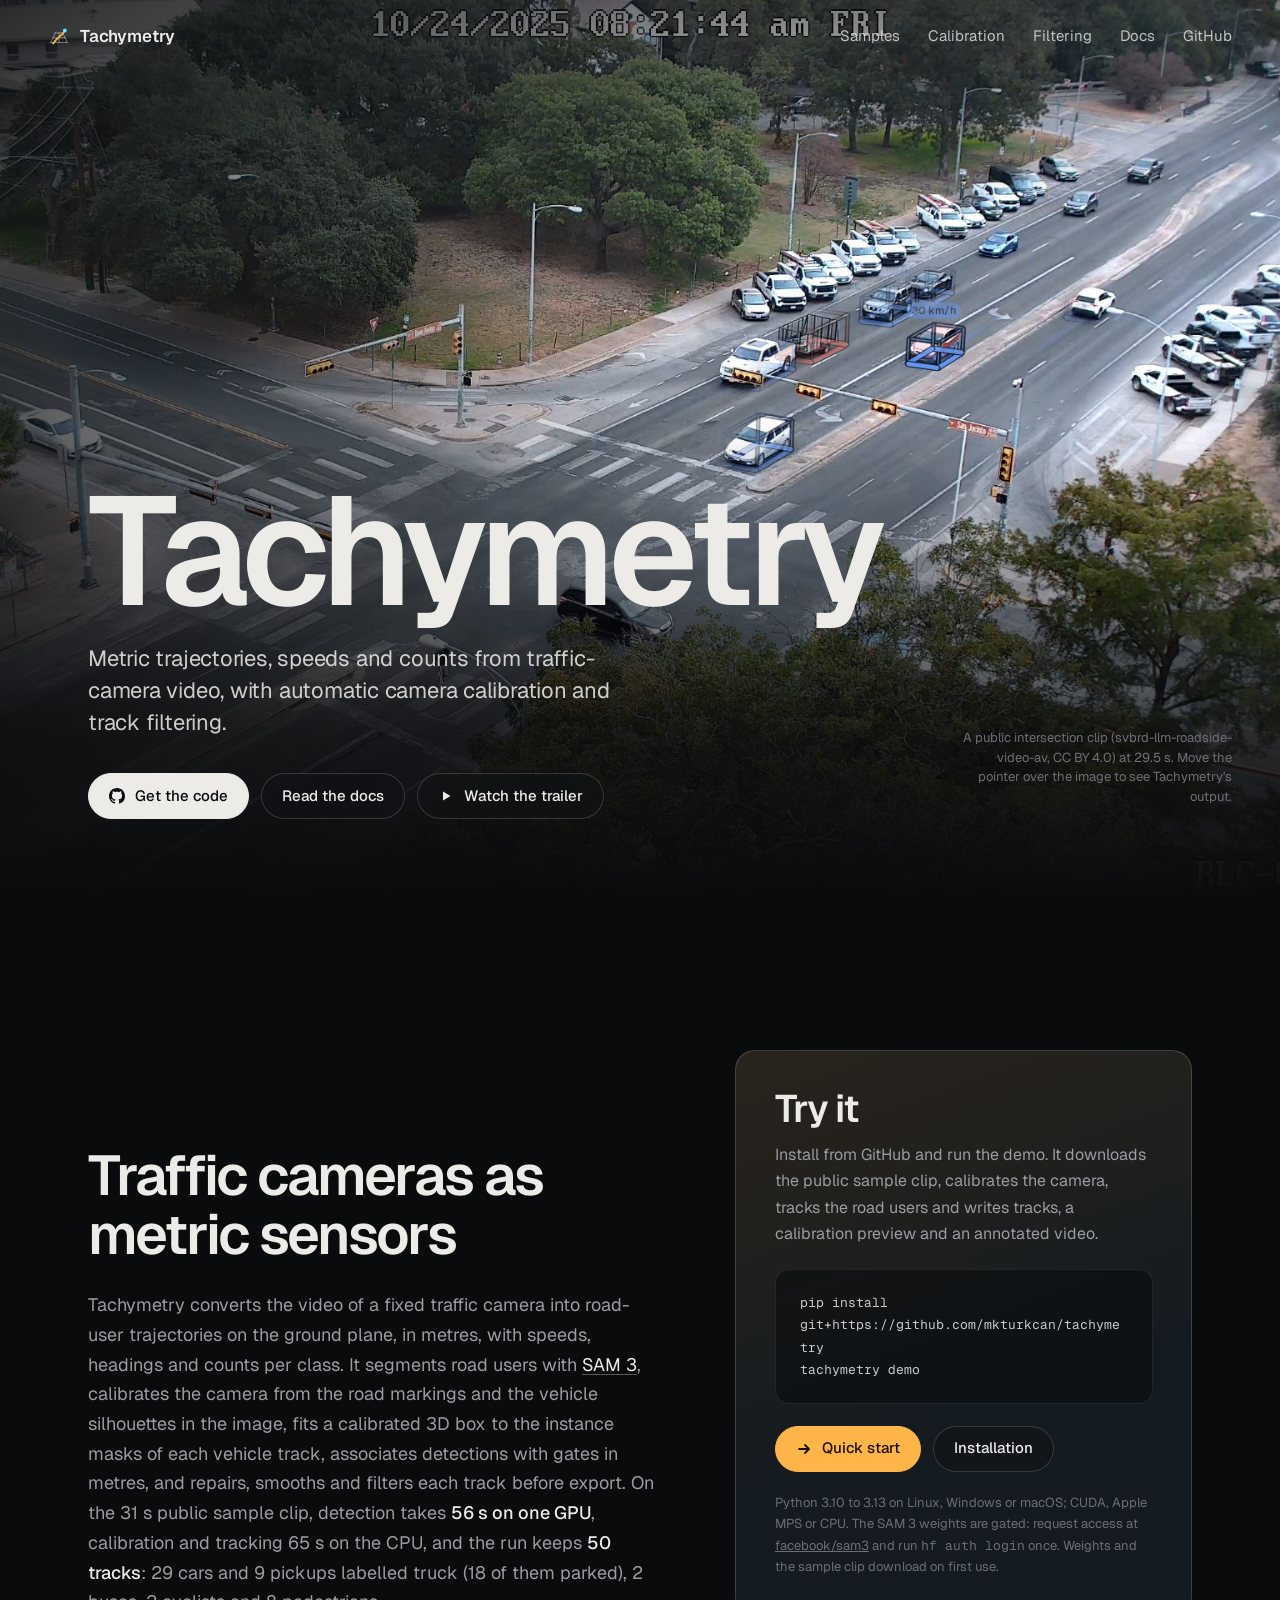
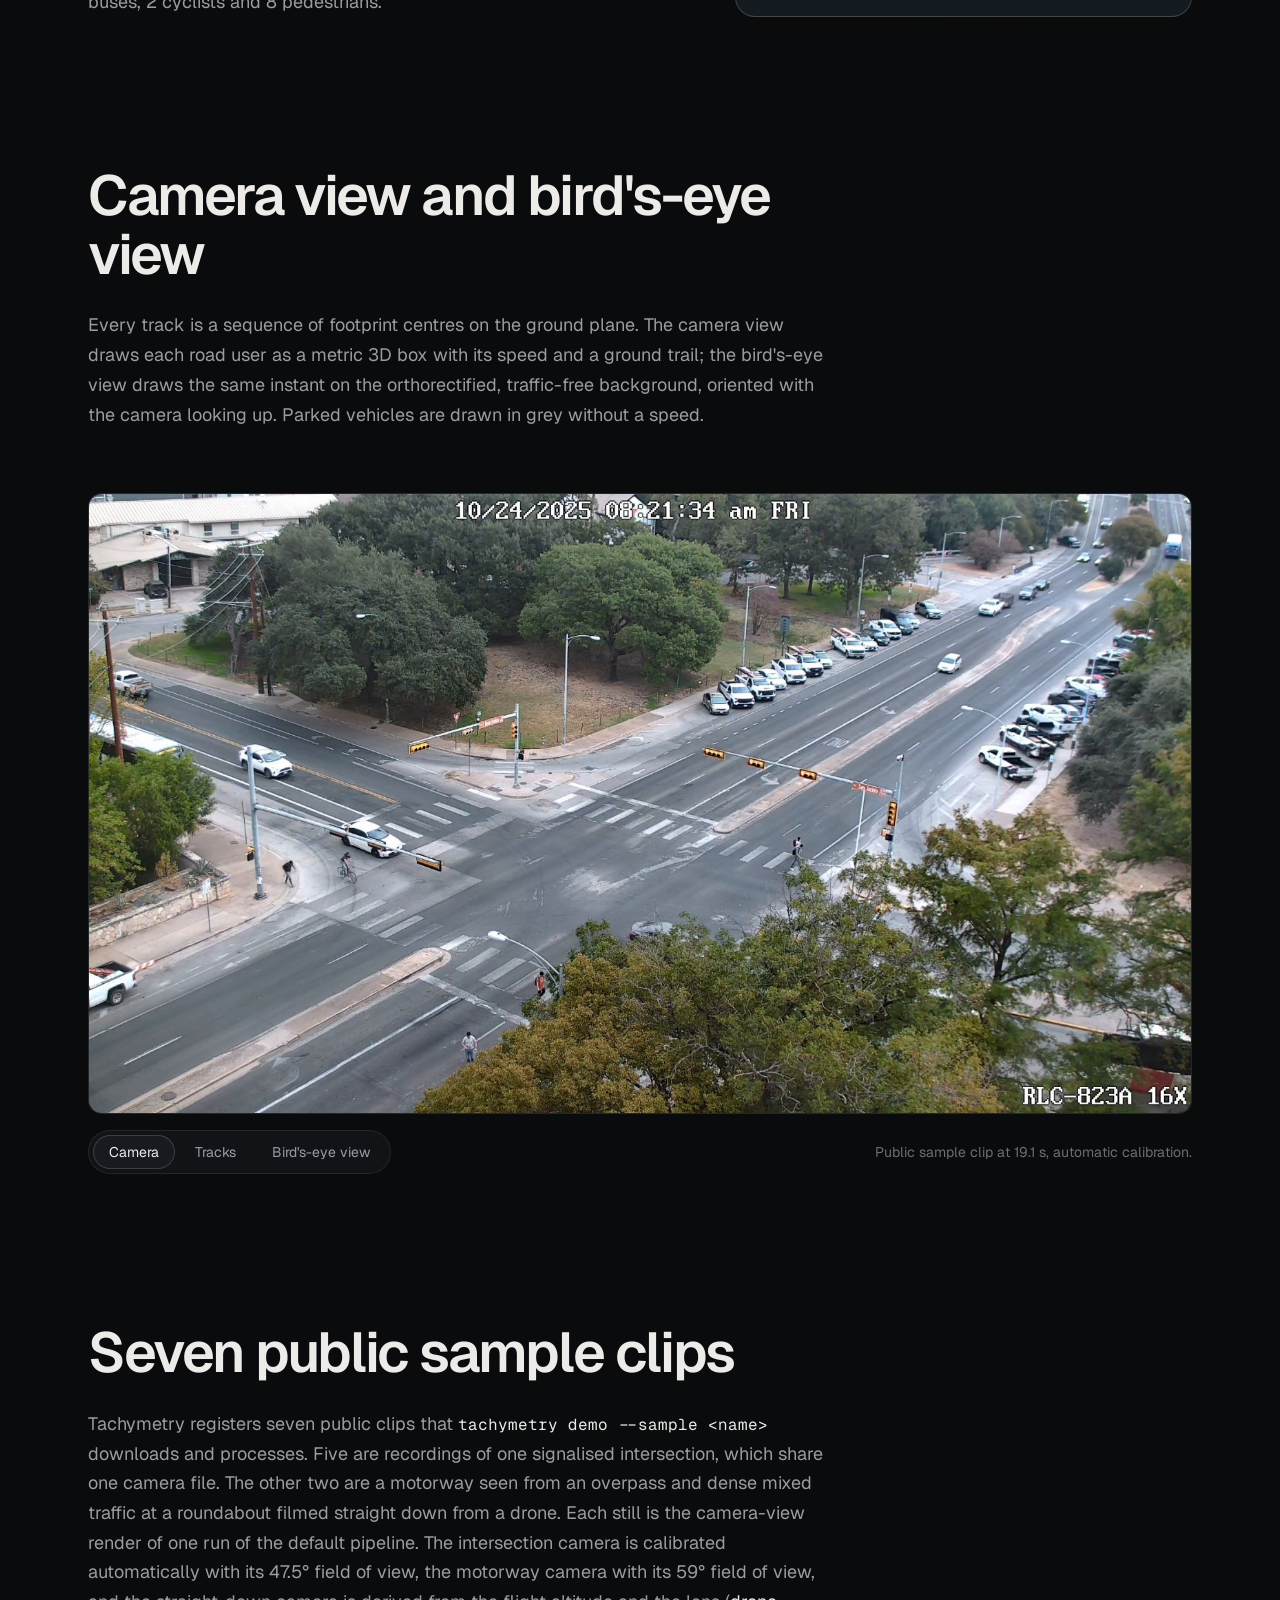
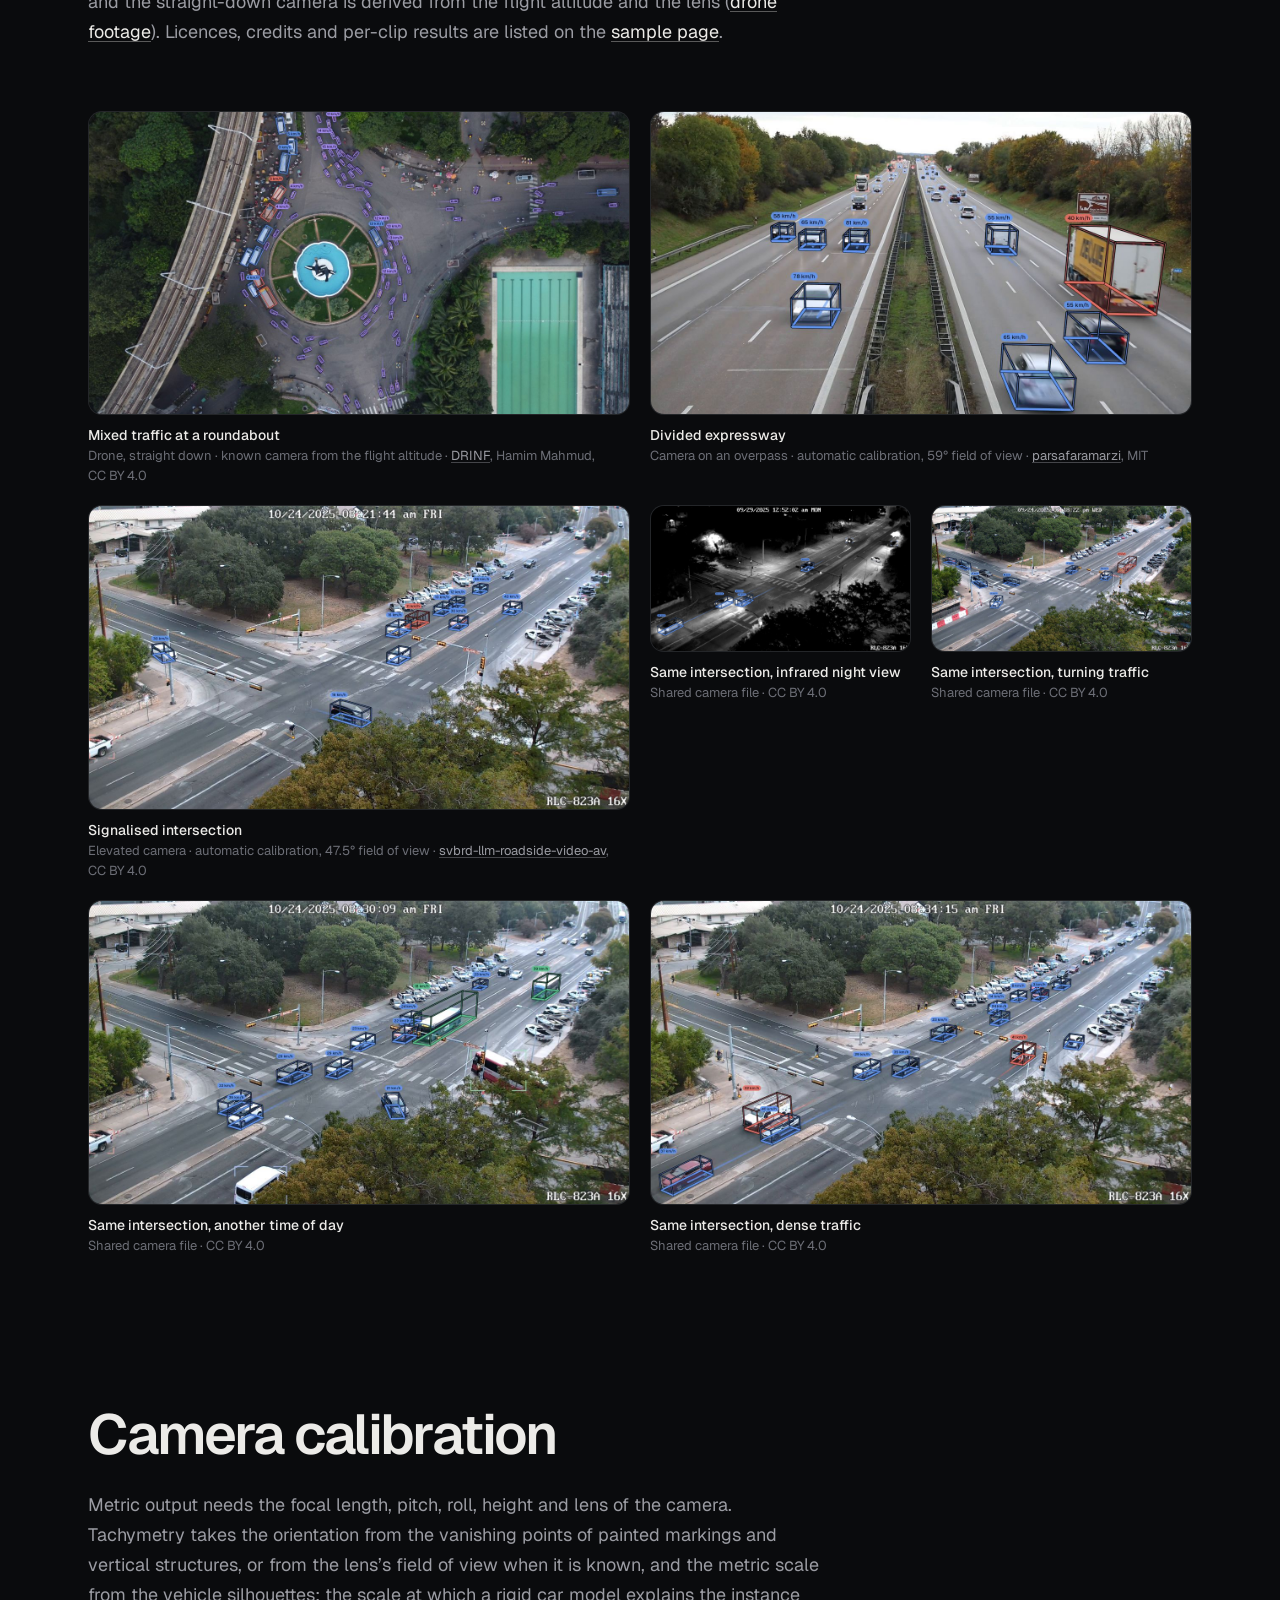
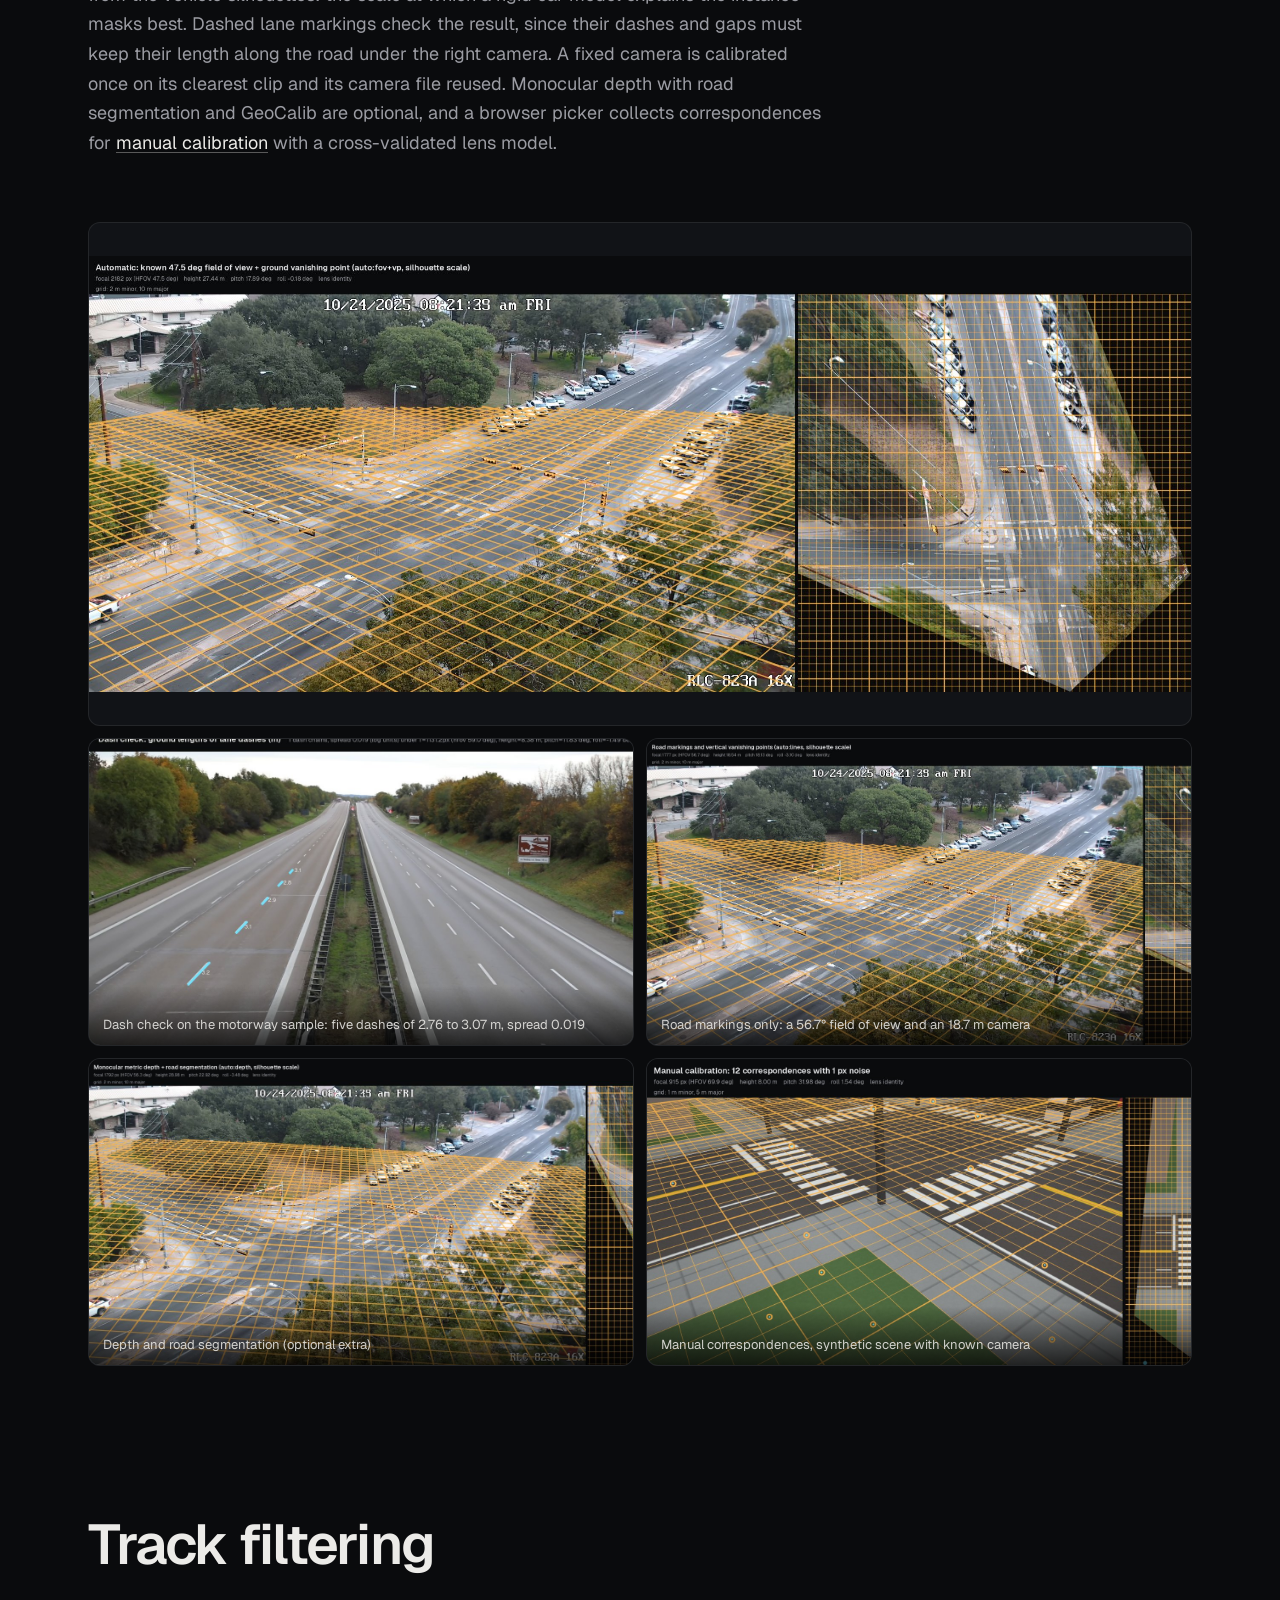
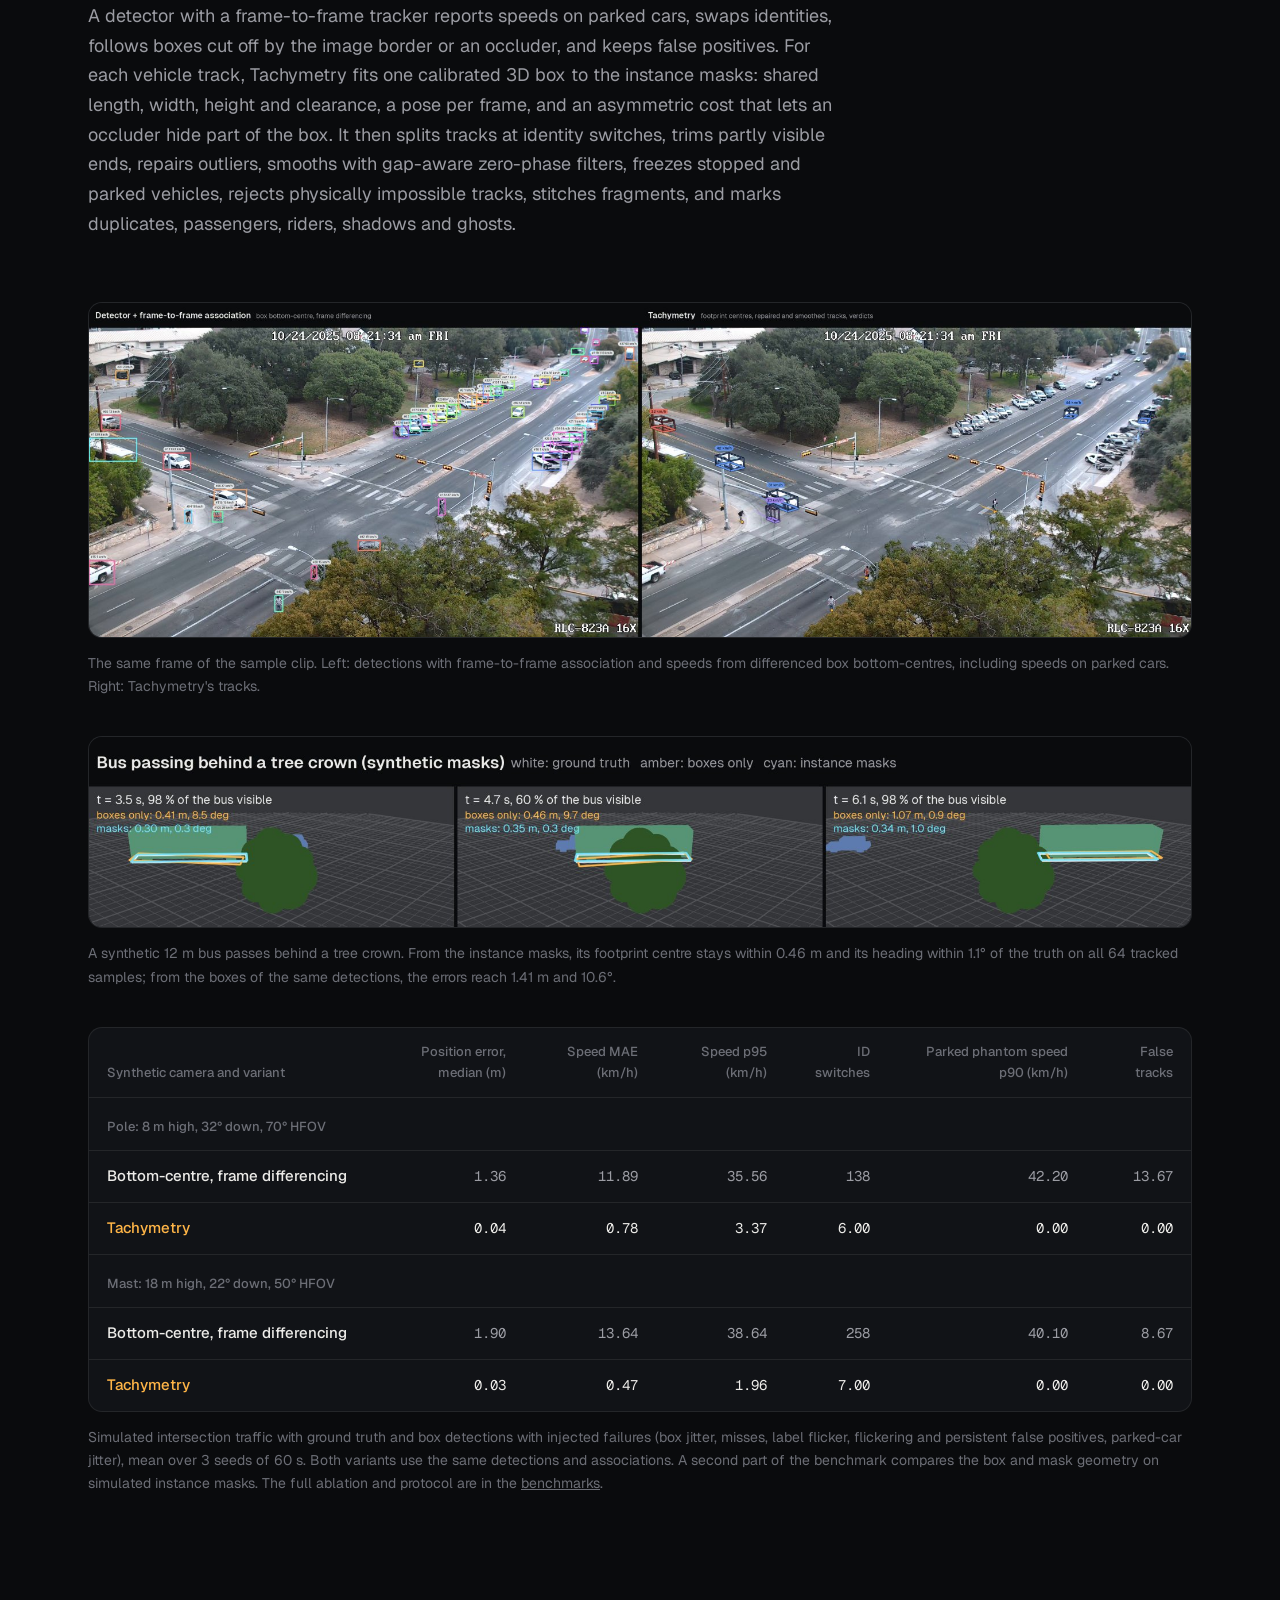
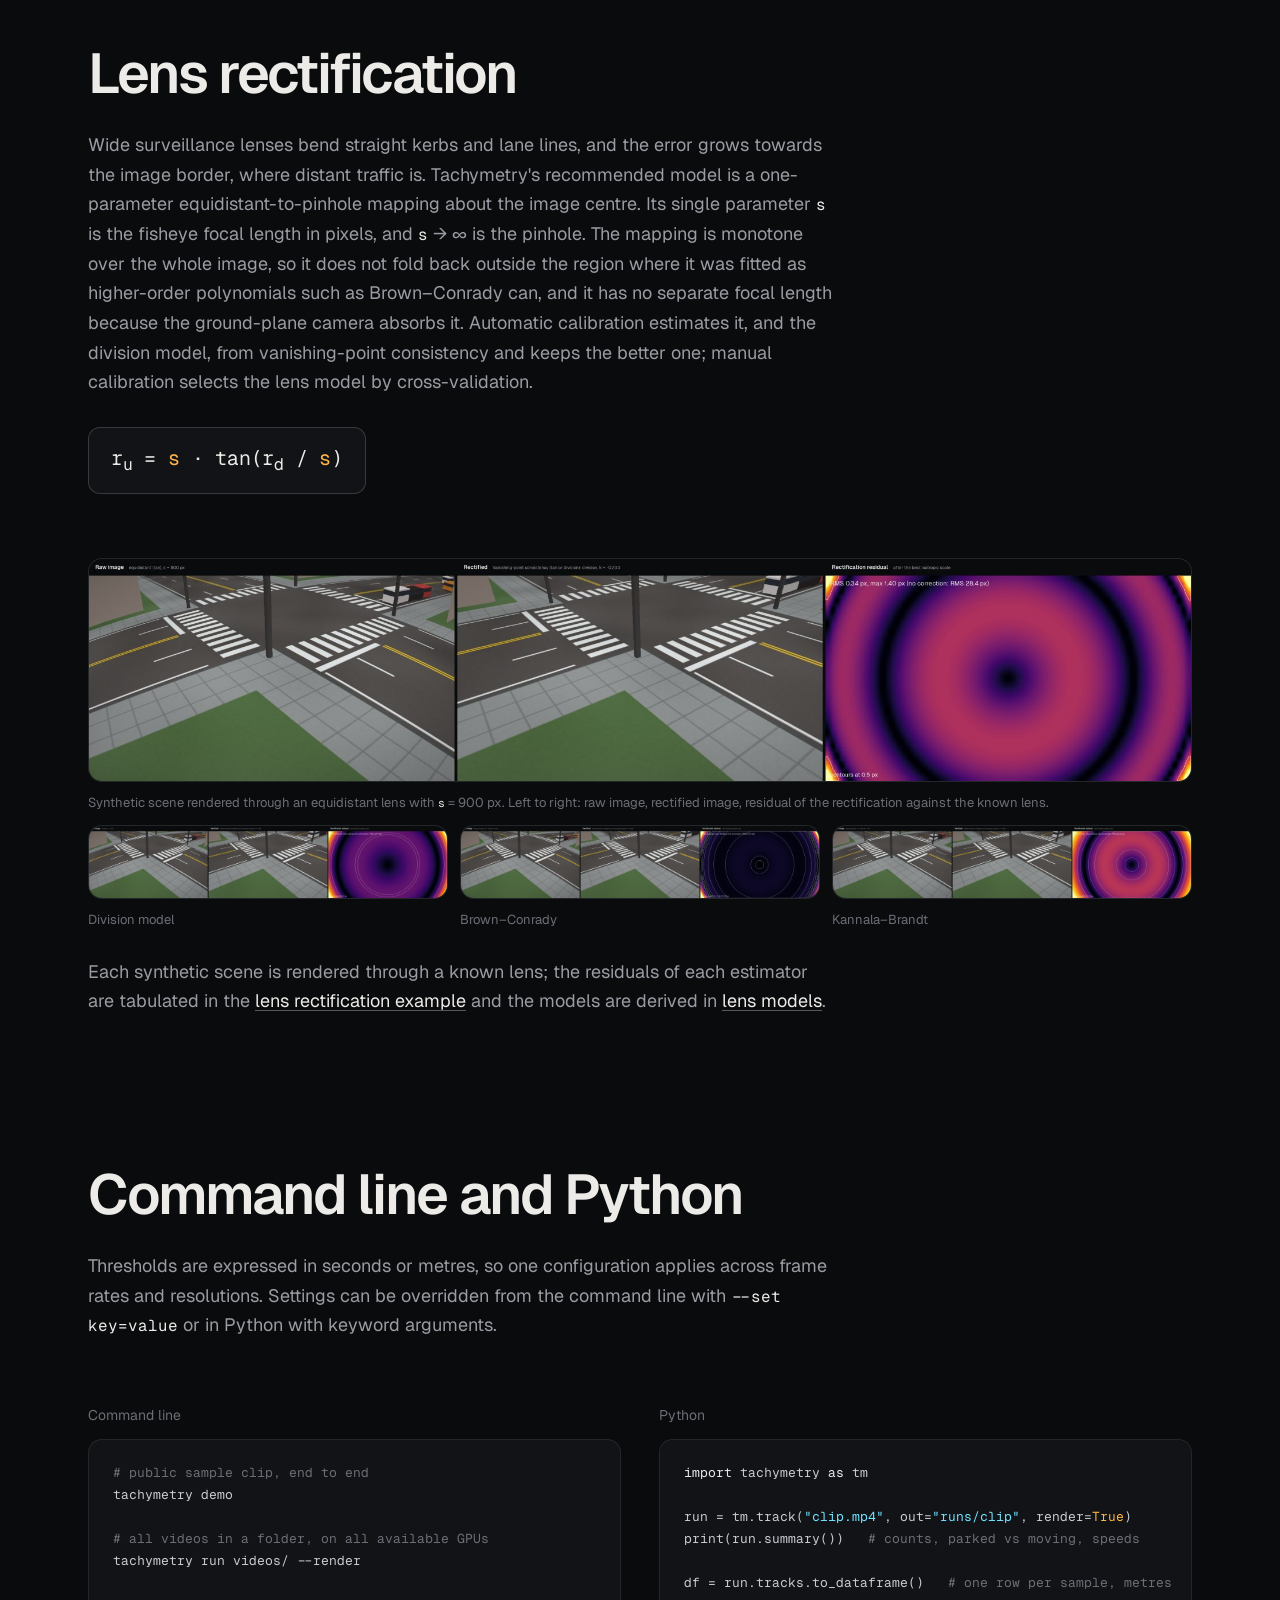
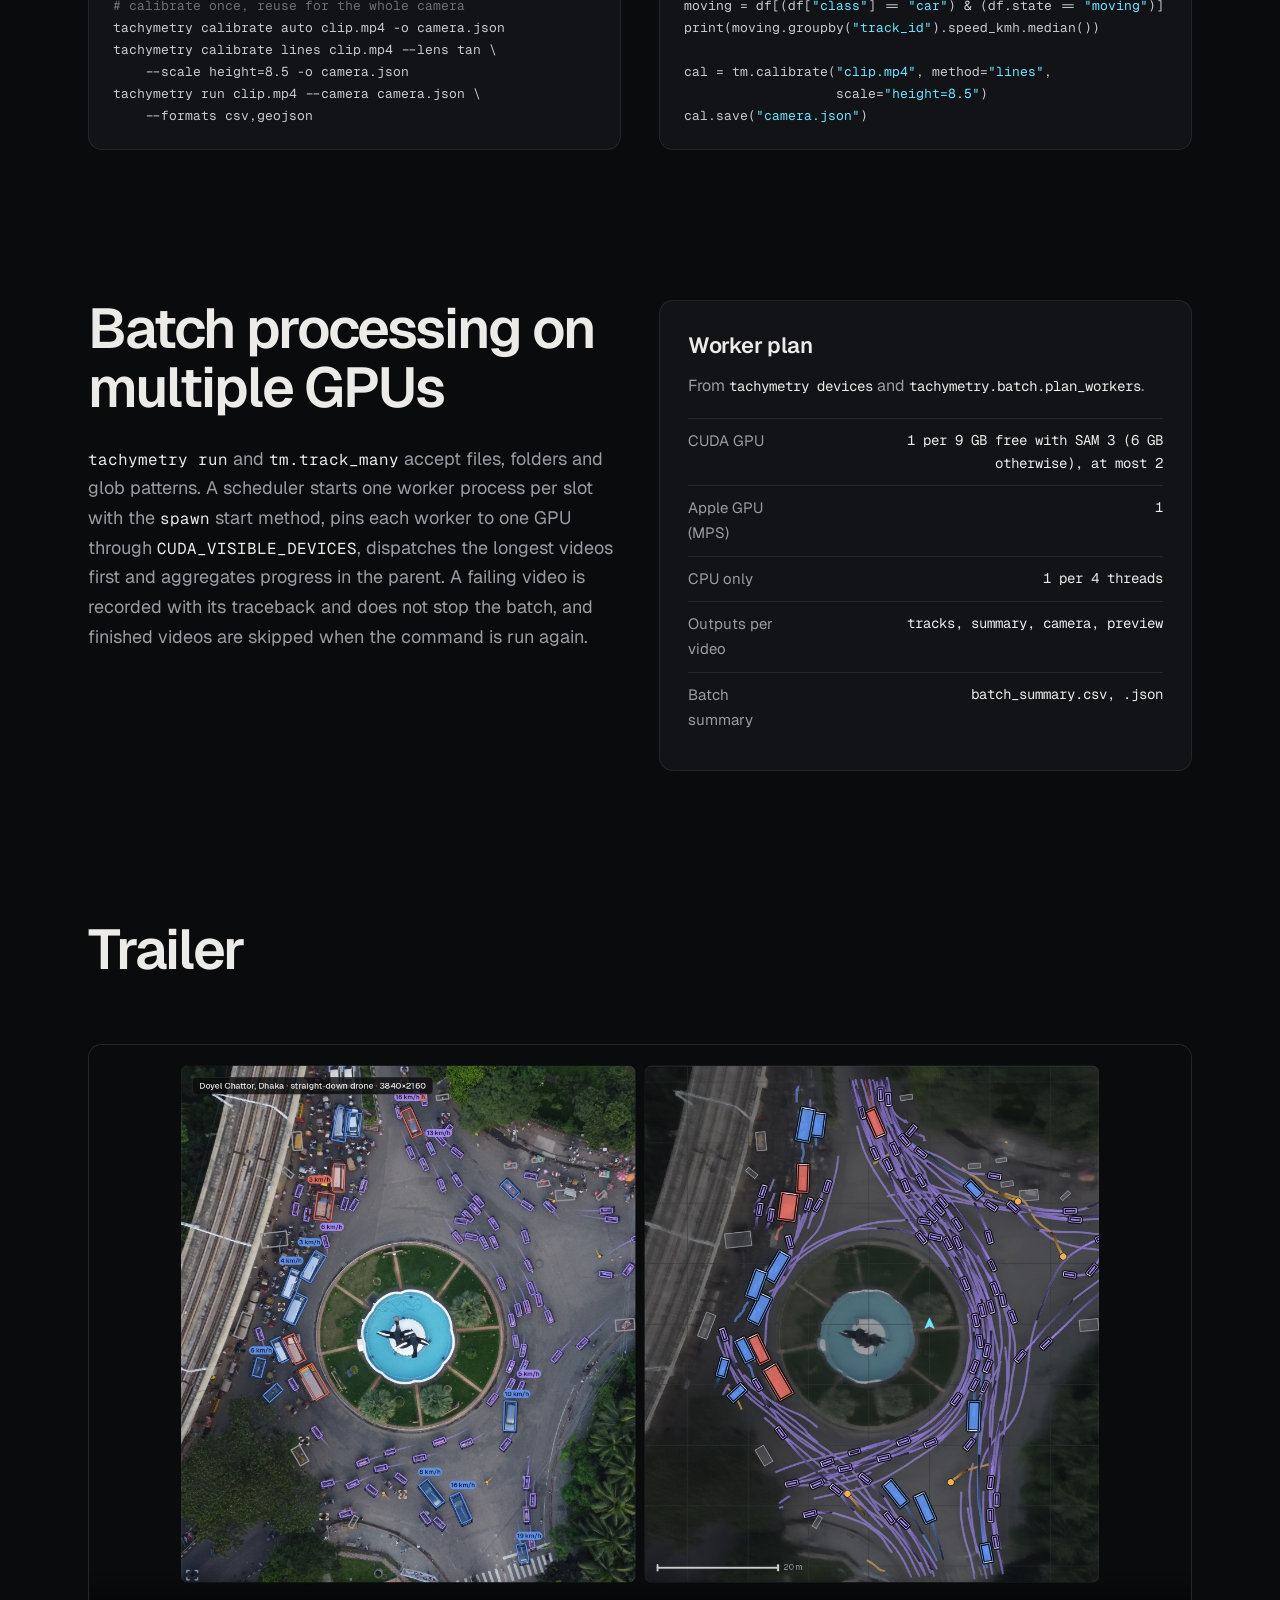
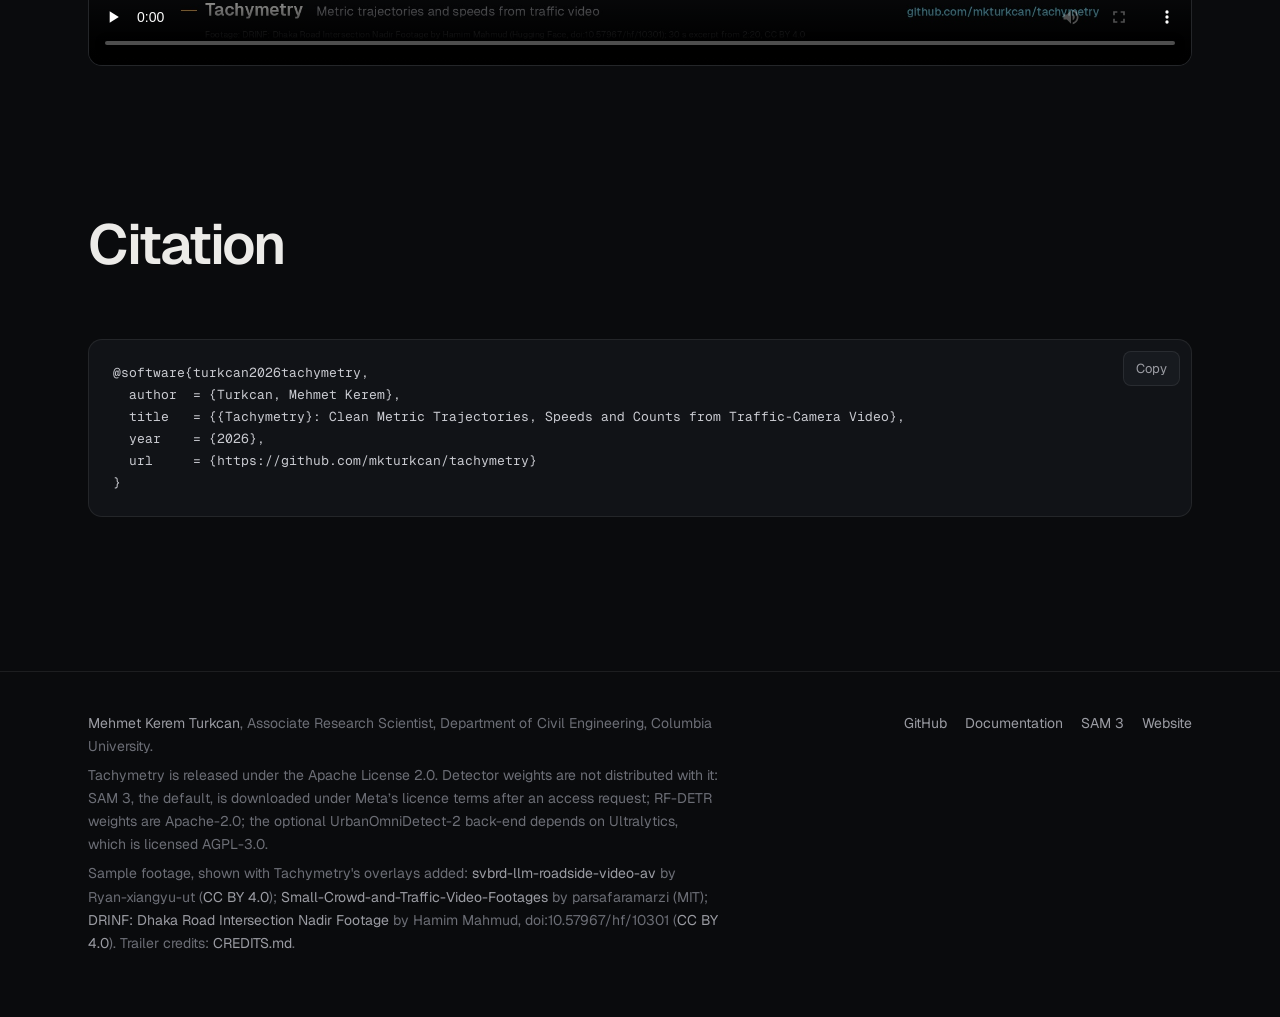
<file: docs/index.html>
<!doctype html>
<html lang="en">
<head>
<meta charset="utf-8">
<meta name="viewport" content="width=device-width, initial-scale=1">
<title>Tachymetry</title>
<meta name="description" content="Metric trajectories, speeds and counts from traffic-camera video: SAM 3 instance masks, calibrated 3D vehicle boxes, tracking with metric gating, automatic camera calibration and track filtering in one Python package.">
<meta name="author" content="Mehmet Kerem Turkcan">
<meta property="og:type" content="website">
<meta property="og:site_name" content="Tachymetry">
<meta property="og:title" content="Tachymetry">
<meta property="og:description" content="Metric trajectories, speeds and counts from traffic-camera video.">
<meta property="og:url" content="https://mehmetkeremturkcan.com/tachymetry/">
<meta property="og:image" content="https://mehmetkeremturkcan.com/tachymetry/media/social_preview.jpg">
<meta property="og:image:width" content="1280">
<meta property="og:image:height" content="640">
<meta property="og:image:alt" content="Tachymetry: metric 3D boxes and speeds on a public intersection clip">
<meta name="twitter:card" content="summary_large_image">
<meta name="twitter:title" content="Tachymetry">
<meta name="twitter:description" content="Metric trajectories, speeds and counts from traffic-camera video.">
<meta name="twitter:image" content="https://mehmetkeremturkcan.com/tachymetry/media/social_preview.jpg">
<meta name="theme-color" content="#0a0b0d">
<link rel="canonical" href="https://mehmetkeremturkcan.com/tachymetry/">
<link rel="icon" href="media/favicon.svg" type="image/svg+xml">
<link rel="preconnect" href="https://fonts.googleapis.com">
<link rel="preconnect" href="https://fonts.gstatic.com" crossorigin>
<link href="https://fonts.googleapis.com/css2?family=Geist:wght@400;500;600&family=Geist+Mono:wght@400;500&display=swap" rel="stylesheet">
<style>
:root {
  --bg: #0a0b0d;
  --surface: #111317;
  --surface-2: #171a1f;
  --line: rgba(255, 255, 255, 0.08);
  --line-strong: rgba(255, 255, 255, 0.16);
  --text: #ecebe8;
  --muted: #9b9ca3;
  --faint: #6c6e76;
  --amber: #ffb547;
  --cyan: #6fe3ff;
  --radius: 14px;
  --gutter: clamp(16px, 4vw, 48px);
  --max: 1200px;
  color-scheme: dark;
}
* { box-sizing: border-box; }
html { -webkit-text-size-adjust: 100%; scroll-behavior: smooth; }
body {
  margin: 0;
  background: var(--bg);
  color: var(--text);
  font: 400 17px/1.65 "Geist", system-ui, -apple-system, "Segoe UI", sans-serif;
  -webkit-font-smoothing: antialiased;
  overflow-x: hidden;
}
img, video { display: block; max-width: 100%; height: auto; }
a { color: inherit; }
code, pre { font-family: "Geist Mono", ui-monospace, "Cascadia Code", Consolas, monospace; }
:focus-visible { outline: 2px solid var(--amber); outline-offset: 3px; border-radius: 6px; }

.wrap { width: 100%; max-width: var(--max); margin: 0 auto; padding: 0 var(--gutter); }
.split > *, .pair > *, .code-grid > *, .calib-grid > *, .lens-grid > *, .batch > *, .cite { min-width: 0; }

/* Navigation */
.nav {
  position: absolute; inset: 0 0 auto 0; z-index: 5;
  display: flex; align-items: center; justify-content: space-between;
  padding: 22px var(--gutter);
}
.brand { display: flex; align-items: center; gap: 10px; font-weight: 600; letter-spacing: -0.01em; text-decoration: none; }
.brand svg { width: 22px; height: 22px; }
.nav nav { display: flex; gap: 28px; font-size: 15px; }
.nav nav a { text-decoration: none; color: rgba(236, 235, 232, 0.78); transition: color .2s; }
.nav nav a:hover { color: #fff; }

/* Header */
.hero {
  position: relative; height: min(100svh, 1080px); min-height: 620px;
  overflow: hidden; isolation: isolate; cursor: crosshair;
}
.hero img { position: absolute; inset: 0; width: 100%; height: 100%; object-fit: cover; }
.hero .reveal {
  -webkit-mask-image: radial-gradient(circle var(--r, 240px) at var(--x, 62%) var(--y, 55%), #000 55%, transparent 100%);
          mask-image: radial-gradient(circle var(--r, 240px) at var(--x, 62%) var(--y, 55%), #000 55%, transparent 100%);
}
.hero::after {
  content: ""; position: absolute; inset: 0; z-index: 1; pointer-events: none;
  background:
    linear-gradient(180deg, rgba(10, 11, 13, 0.55) 0%, rgba(10, 11, 13, 0) 22%),
    linear-gradient(0deg, var(--bg) 0%, rgba(10, 11, 13, 0.82) 18%, rgba(10, 11, 13, 0) 52%),
    linear-gradient(90deg, rgba(10, 11, 13, 0.7) 0%, rgba(10, 11, 13, 0) 55%);
}
.hero-copy {
  position: absolute; z-index: 2; left: 0; right: 0; bottom: clamp(40px, 9vh, 96px);
  pointer-events: none;
}
.hero-copy > .wrap > * { pointer-events: auto; }
.hero h1 {
  margin: 0; font-weight: 600; letter-spacing: -0.045em; line-height: 0.92;
  font-size: clamp(58px, 12vw, 168px);
}
.hero-copy p {
  margin: 22px 0 0; max-width: 36ch; color: rgba(236, 235, 232, 0.86);
  font-size: clamp(18px, 2vw, 22px); line-height: 1.45; letter-spacing: -0.01em;
}
.actions { display: flex; flex-wrap: wrap; gap: 12px; margin-top: 34px; }
.btn {
  display: inline-flex; align-items: center; gap: 10px; height: 46px; padding: 0 20px;
  border-radius: 999px; font-size: 15px; font-weight: 500; text-decoration: none;
  border: 1px solid var(--line-strong); background: rgba(17, 19, 23, 0.6);
  -webkit-backdrop-filter: blur(10px); backdrop-filter: blur(10px);
  transition: background .2s, border-color .2s;
}
.btn:hover { background: rgba(40, 43, 50, 0.8); border-color: rgba(255, 255, 255, 0.3); }
.btn.primary { background: var(--text); color: #0a0b0d; border-color: var(--text); }
.btn.primary:hover { background: #fff; }
.btn svg { width: 16px; height: 16px; }
.hero-note {
  position: absolute; z-index: 2; right: var(--gutter); bottom: clamp(40px, 9vh, 96px);
  max-width: 270px; text-align: right; font-size: 13px; line-height: 1.5; color: var(--faint);
}

/* Sections */
section { padding: clamp(80px, 12vw, 150px) 0 0; scroll-margin-top: 24px; }
h2 {
  margin: 0; font-weight: 600; letter-spacing: -0.035em; line-height: 1.05;
  font-size: clamp(34px, 4.6vw, 56px); max-width: 18ch;
}
.lede { margin: 26px 0 0; max-width: 62ch; color: var(--muted); font-size: 18px; }
.lede strong { color: var(--text); font-weight: 500; }
.lede a { color: var(--text); text-decoration-color: rgba(236, 235, 232, 0.35); text-underline-offset: 3px; }
.lede a:hover { text-decoration-color: var(--amber); }
.lede code, figcaption code, .card code { font-size: 0.88em; color: var(--text); }
.split { display: grid; grid-template-columns: 1.25fr 1fr; gap: clamp(40px, 6vw, 96px); align-items: end; }
.try {
  position: relative; overflow: hidden; border-radius: 20px; padding: clamp(28px, 3vw, 40px);
  background: linear-gradient(160deg, rgba(255, 181, 71, 0.10), rgba(111, 227, 255, 0.04) 60%), var(--surface);
  border: 1px solid var(--line-strong);
}
.try h3 { margin: 0; font-size: clamp(30px, 3vw, 40px); font-weight: 600; letter-spacing: -0.035em; line-height: 1; }
.try p { margin: 14px 0 0; color: var(--muted); font-size: 16px; max-width: 40ch; }
.try pre { margin-top: 22px; background: rgba(10, 11, 13, 0.55); white-space: pre-wrap; overflow-wrap: anywhere; }
.try .actions { margin-top: 22px; }
.try small { display: block; margin-top: 20px; font-size: 13px; color: var(--faint); }
.btn.amber { background: var(--amber); color: #1a1206; border-color: var(--amber); }
.btn.amber:hover { background: #ffc46b; }

figure { margin: 0; }
figcaption { margin-top: 14px; font-size: 14px; color: var(--faint); }
.frame { border-radius: var(--radius); overflow: hidden; background: var(--surface); border: 1px solid var(--line); }
.mt { margin-top: clamp(36px, 5vw, 64px); }

/* Viewer */
.viewer { position: relative; aspect-ratio: 16 / 9; }
.viewer img { position: absolute; inset: 0; width: 100%; height: 100%; object-fit: cover; opacity: 0; transition: opacity .9s ease; }
.viewer img.on { opacity: 1; }
.viewer-bar { display: flex; align-items: center; justify-content: space-between; gap: 16px; margin-top: 16px; flex-wrap: wrap; }
.seg { display: inline-flex; padding: 4px; gap: 4px; border-radius: 999px; background: var(--surface); border: 1px solid var(--line); max-width: 100%; }
.seg button {
  font: inherit; font-size: 14px; color: var(--muted); background: none; border: 0; cursor: pointer;
  height: 34px; padding: 0 16px; border-radius: 999px; transition: background .2s, color .2s; white-space: nowrap;
}
.seg button[aria-pressed="true"] { background: var(--surface-2); color: var(--text); box-shadow: inset 0 0 0 1px var(--line-strong); }
.viewer-bar small { font-size: 14px; color: var(--faint); }

pre {
  margin: 0; padding: 22px 24px; overflow: auto; font-size: 13px; line-height: 1.7;
  background: var(--surface); border: 1px solid var(--line); border-radius: var(--radius); color: #c9cad0;
}
pre .k { color: #e8e8ec; }
pre .s { color: var(--cyan); }
pre .n { color: var(--amber); }
pre .c { color: var(--faint); }

/* Scene gallery */
.gallery { display: grid; grid-template-columns: repeat(4, 1fr); gap: clamp(14px, 1.6vw, 20px); }
.gallery figure { grid-column: span 1; }
.gallery figure.wide { grid-column: span 2; }
.gallery .frame { aspect-ratio: 16 / 9; }
.gallery img { width: 100%; height: 100%; object-fit: cover; transition: transform 1.2s cubic-bezier(.2, .7, .2, 1); }
.gallery figure:hover img { transform: scale(1.03); }
.gallery figcaption { margin-top: 10px; font-size: 13px; line-height: 1.5; }
.gallery figcaption strong { display: block; color: var(--text); font-weight: 500; font-size: 14px; }
.gallery figcaption a { color: var(--muted); text-decoration-color: rgba(155, 156, 163, 0.4); text-underline-offset: 2px; }
.gallery figcaption a:hover { color: var(--text); }

/* Calibration mosaic */
.mosaic { display: grid; grid-template-columns: repeat(6, 1fr); gap: 12px; }
.mosaic figure { position: relative; border-radius: 12px; overflow: hidden; background: var(--surface); border: 1px solid var(--line); }
.mosaic img { width: 100%; height: 100%; object-fit: cover; aspect-ratio: 16 / 9; transition: transform 1.2s cubic-bezier(.2, .7, .2, 1); }
.mosaic figure:hover img { transform: scale(1.03); }
.mosaic .a { grid-column: span 6; }
.mosaic .a img { aspect-ratio: auto; object-fit: contain; }
.mosaic .b, .mosaic .c { grid-column: span 3; }
.mosaic .d, .mosaic .e { grid-column: span 3; }
.mosaic .crop img { object-position: 0% 50%; }
.mosaic figcaption {
  position: absolute; left: 0; right: 0; bottom: 0; margin: 0; padding: 28px 14px 10px;
  font-size: 13px; color: rgba(236, 235, 232, 0.86);
  background: linear-gradient(0deg, rgba(0, 0, 0, 0.72), rgba(0, 0, 0, 0));
}
.mosaic .a figcaption { position: static; padding: 12px 14px; background: var(--surface); color: var(--faint); }

/* Comparison and table */
.pair { display: grid; grid-template-columns: 1fr; gap: clamp(24px, 3vw, 40px); }
.table-wrap { overflow-x: auto; border-radius: var(--radius); border: 1px solid var(--line); background: var(--surface); }
table.bench { width: 100%; min-width: 640px; border-collapse: collapse; font-size: 15px; }
table.bench th, table.bench td { padding: 13px 18px; text-align: right; border-top: 1px solid var(--line); white-space: nowrap; }
table.bench thead th { border-top: 0; color: var(--faint); font-weight: 500; font-size: 13px; white-space: normal; vertical-align: bottom; min-width: 96px; }
table.bench th[scope="row"], table.bench thead th:first-child { text-align: left; font-weight: 500; }
table.bench td { font-family: "Geist Mono", monospace; font-size: 14px; color: var(--muted); }
table.bench tr.ours td { color: var(--text); }
table.bench tr.ours th { color: var(--amber); }
table.bench tbody tr.cam th { color: var(--faint); font-size: 13px; font-weight: 500; padding-top: 18px; text-align: left; position: sticky; left: 0; }

/* Lens grid */
.lens-grid { display: grid; grid-template-columns: repeat(3, 1fr); gap: 12px; }
.lens-grid figure:first-child { grid-column: 1 / -1; }
.lens-grid img { width: 100%; }
.lens-grid figcaption { margin-top: 10px; font-size: 13px; }
.formula {
  display: inline-block; margin-top: 30px; padding: 14px 22px; border-radius: 12px;
  background: var(--surface); border: 1px solid var(--line-strong);
  font-family: "Geist Mono", monospace; font-size: clamp(16px, 2vw, 20px); color: var(--text); letter-spacing: -0.01em;
}
.formula i { font-style: normal; color: var(--amber); }
.facts { display: grid; grid-template-columns: repeat(3, 1fr); gap: clamp(16px, 2vw, 24px); }
.fact { padding: 22px 24px; border-radius: var(--radius); background: var(--surface); border: 1px solid var(--line); }
.fact h3 { margin: 0; font-size: 18px; font-weight: 600; letter-spacing: -0.015em; }
.fact p { margin: 8px 0 0; color: var(--muted); font-size: 15px; line-height: 1.55; }

/* Code */
.code-grid { display: grid; grid-template-columns: 1fr 1fr; gap: clamp(24px, 3vw, 40px); }
.label { font-size: 14px; color: var(--faint); margin: 0 0 12px; }

/* Batch */
.batch { display: grid; grid-template-columns: 1fr 1fr; gap: clamp(24px, 3vw, 40px); align-items: start; }
.card {
  display: flex; flex-direction: column; border-radius: var(--radius); overflow: hidden;
  background: var(--surface); border: 1px solid var(--line);
}
.card .body { padding: 26px 28px 28px; display: flex; flex-direction: column; flex: 1; }
.card h3 { margin: 0; font-size: 22px; font-weight: 600; letter-spacing: -0.02em; }
.card p { margin: 10px 0 0; color: var(--muted); font-size: 16px; }
.card table { margin-top: 18px; width: 100%; border-collapse: collapse; font-size: 15px; }
.card td { padding: 10px 0; border-top: 1px solid var(--line); vertical-align: top; }
.card td:last-child { text-align: right; font-family: "Geist Mono", monospace; font-size: 14px; color: var(--text); padding-left: 16px; }
.card td:first-child { color: var(--muted); }

/* Trailer */
.trailer video { width: 100%; aspect-ratio: 16 / 9; background: var(--surface); }

/* Citation */
.cite { position: relative; }
.copy {
  position: absolute; top: 12px; right: 12px; font: inherit; font-size: 13px; cursor: pointer;
  color: var(--muted); background: var(--surface-2); border: 1px solid var(--line); border-radius: 8px; padding: 6px 12px;
}
.copy:hover { color: var(--text); border-color: var(--line-strong); }

footer { margin-top: clamp(96px, 12vw, 160px); border-top: 1px solid var(--line); padding: 40px 0 56px; color: var(--faint); font-size: 14px; }
footer .row { display: flex; justify-content: space-between; gap: 24px; flex-wrap: wrap; }
footer a { color: var(--muted); text-decoration: none; }
footer a:hover { color: var(--text); }
footer p { margin: 0 0 6px; max-width: 70ch; }
footer .links { display: flex; gap: 18px; flex-wrap: wrap; }

@media (max-width: 900px) {
  .split, .code-grid, .batch { grid-template-columns: 1fr; }
  .mosaic { grid-template-columns: 1fr 1fr; }
  .mosaic .a { grid-column: span 2; }
  .mosaic .b, .mosaic .c, .mosaic .d, .mosaic .e { grid-column: span 1; }
  .lens-grid { grid-template-columns: 1fr; }
  .gallery { grid-template-columns: 1fr 1fr; }
  .facts { grid-template-columns: 1fr; }
  .hero-note { display: none; }
}
@media (max-width: 640px) {
  .nav nav { gap: 18px; font-size: 14px; }
  .nav nav a.hide-sm { display: none; }
  .hero { min-height: 560px; }
  .hero img { object-position: 42% 50%; }
  .mosaic { grid-template-columns: 1fr; }
  .gallery { grid-template-columns: 1fr; }
  .gallery figure.wide { grid-column: span 1; }
  .mosaic .a, .mosaic .b, .mosaic .c, .mosaic .d, .mosaic .e { grid-column: span 1; }
  .seg button { padding: 0 12px; font-size: 13px; }
  pre { font-size: 12px; padding: 18px; }
  .lede { font-size: 17px; }
}
@media (prefers-reduced-motion: reduce) {
  * { transition: none !important; scroll-behavior: auto !important; }
}
</style>
</head>
<body>

<header class="hero" id="hero">
  <div class="nav">
    <a class="brand" href="#" aria-label="Tachymetry home">
      <svg viewBox="0 0 32 32" fill="none" aria-hidden="true"><g stroke="currentColor" stroke-opacity=".45" stroke-width="1.4"><path d="M4 25.5L11 10.5M16 25.5V10.5M28 25.5L21 10.5M2.8 25.5H29.2M6.1 18.5H25.9M9.4 11.5H22.6"/></g><path d="M7.5 27C11 22 13.5 19.5 16.5 17.2S22.5 12.6 24.5 8" stroke="#ffb547" stroke-width="2.6" stroke-linecap="round"/><circle cx="24.5" cy="8" r="2.8" fill="#6fe3ff"/></svg>
      Tachymetry
    </a>
    <nav aria-label="Primary">
      <a class="hide-sm" href="#samples">Samples</a>
      <a class="hide-sm" href="#calibration">Calibration</a>
      <a class="hide-sm" href="#filtering">Filtering</a>
      <a href="docs/">Docs</a>
      <a href="https://github.com/mkturkcan/tachymetry">GitHub</a>
    </nav>
  </div>
  <img src="media/hero_frame.jpg" width="1920" height="1080" alt="A signalised intersection seen from an elevated traffic camera" fetchpriority="high">
  <img class="reveal" src="media/hero_overlay.jpg" width="1920" height="1080" alt="" aria-hidden="true">
  <div class="hero-copy">
    <div class="wrap">
      <h1>Tachymetry</h1>
      <p>Metric trajectories, speeds and counts from traffic-camera video, with automatic camera calibration and track filtering.</p>
      <div class="actions">
        <a class="btn primary" href="https://github.com/mkturkcan/tachymetry">
          <svg viewBox="0 0 16 16" fill="currentColor" aria-hidden="true"><path d="M8 0C3.58 0 0 3.58 0 8c0 3.54 2.29 6.53 5.47 7.59.4.07.55-.17.55-.38 0-.19-.01-.82-.01-1.49-2.01.37-2.53-.49-2.69-.94-.09-.23-.48-.94-.82-1.13-.28-.15-.68-.52-.01-.53.63-.01 1.08.58 1.23.82.72 1.21 1.87.87 2.33.66.07-.52.28-.87.51-1.07-1.78-.2-3.64-.89-3.64-3.95 0-.87.31-1.59.82-2.15-.08-.2-.36-1.02.08-2.12 0 0 .67-.21 2.2.82.64-.18 1.32-.27 2-.27.68 0 1.36.09 2 .27 1.53-1.04 2.2-.82 2.2-.82.44 1.1.16 1.92.08 2.12.51.56.82 1.27.82 2.15 0 3.07-1.87 3.75-3.65 3.95.29.25.54.73.54 1.48 0 1.07-.01 1.93-.01 2.2 0 .21.15.46.55.38A8.013 8.013 0 0016 8c0-4.42-3.58-8-8-8z"/></svg>
          Get the code
        </a>
        <a class="btn" href="docs/">Read the docs</a>
        <a class="btn" href="#trailer">
          <svg viewBox="0 0 16 16" fill="currentColor" aria-hidden="true"><path d="M5 3.5v9l7.5-4.5z"/></svg>
          Watch the trailer
        </a>
      </div>
    </div>
  </div>
  <p class="hero-note">A public intersection clip (svbrd-llm-roadside-video-av, CC&nbsp;BY&nbsp;4.0) at 29.5&nbsp;s. Move the pointer over the image to see Tachymetry's output.</p>
</header>

<main>
  <section id="about">
    <div class="wrap split">
      <div>
        <h2>Traffic cameras as metric sensors</h2>
        <p class="lede">Tachymetry converts the video of a fixed traffic camera into road-user trajectories on the ground plane, in metres, with speeds, headings and counts per class. It segments road users with <a href="https://huggingface.co/facebook/sam3">SAM 3</a>, calibrates the camera from the road markings and the vehicle silhouettes in the image, fits a calibrated 3D box to the instance masks of each vehicle track, associates detections with gates in metres, and repairs, smooths and filters each track before export. On the 31&nbsp;s public sample clip, detection takes <strong>56&nbsp;s on one GPU</strong>, calibration and tracking 65&nbsp;s on the CPU, and the run keeps <strong>50 tracks</strong>: 29 cars and 9 pickups labelled truck (18 of them parked), 2 buses, 2 cyclists and 8 pedestrians.</p>
      </div>
      <div class="try">
        <h3>Try it</h3>
        <p>Install from GitHub and run the demo. It downloads the public sample clip, calibrates the camera, tracks the road users and writes tracks, a calibration preview and an annotated video.</p>
<pre aria-label="Installation and demo commands"><code>pip install git+https://github.com/mkturkcan/tachymetry
tachymetry demo</code></pre>
        <div class="actions">
          <a class="btn amber" href="docs/quickstart/">
            <svg viewBox="0 0 16 16" fill="none" stroke="currentColor" stroke-width="1.8" stroke-linecap="round" stroke-linejoin="round" aria-hidden="true"><path d="M3 8h10M9 4l4 4-4 4"/></svg>
            Quick start
          </a>
          <a class="btn" href="docs/installation/">Installation</a>
        </div>
        <small>Python 3.10 to 3.13 on Linux, Windows or macOS; CUDA, Apple MPS or CPU. The SAM&nbsp;3 weights are gated: request access at <a href="https://huggingface.co/facebook/sam3">facebook/sam3</a> and run <code>hf auth login</code> once. Weights and the sample clip download on first use.</small>
      </div>
    </div>
  </section>

  <section id="views">
    <div class="wrap">
      <h2>Camera view and bird's-eye view</h2>
      <p class="lede">Every track is a sequence of footprint centres on the ground plane. The camera view draws each road user as a metric 3D box with its speed and a ground trail; the bird's-eye view draws the same instant on the orthorectified, traffic-free background, oriented with the camera looking up. Parked vehicles are drawn in grey without a speed.</p>
      <figure class="mt">
        <div class="frame viewer" id="viewer">
          <img class="on" src="media/view_camera.jpg" width="1600" height="900" alt="The sample intersection clip at 19.1 seconds" loading="lazy">
          <img src="media/view_tracks.jpg" width="1600" height="900" alt="The same frame with metric 3D boxes, ground trails and speeds" loading="lazy">
          <img src="media/view_bev.jpg" width="1600" height="900" alt="Bird's-eye view of the same instant with vehicle footprints and trails" loading="lazy">
        </div>
        <div class="viewer-bar">
          <div class="seg" role="group" aria-label="View">
            <button type="button" aria-pressed="true" data-i="0">Camera</button>
            <button type="button" aria-pressed="false" data-i="1">Tracks</button>
            <button type="button" aria-pressed="false" data-i="2">Bird's-eye view</button>
          </div>
          <small>Public sample clip at 19.1&nbsp;s, automatic calibration.</small>
        </div>
      </figure>
    </div>
  </section>

  <section id="samples">
    <div class="wrap">
      <h2>Seven public sample clips</h2>
      <p class="lede">Tachymetry registers seven public clips that <code>tachymetry demo --sample &lt;name&gt;</code> downloads and processes. Five are recordings of one signalised intersection, which share one camera file. The other two are a motorway seen from an overpass and dense mixed traffic at a roundabout filmed straight down from a drone. Each still is the camera-view render of one run of the default pipeline. The intersection camera is calibrated automatically with its 47.5° field of view, the motorway camera with its 59° field of view, and the straight-down camera is derived from the flight altitude and the lens (<a href="docs/examples/drone/">drone footage</a>). Licences, credits and per-clip results are listed on the <a href="docs/samples/">sample page</a>.</p>
      <div class="gallery mt">
        <figure class="wide">
          <div class="frame"><img src="media/gallery/dhaka-roundabout.jpg" width="1280" height="720" alt="Straight-down drone view of dense mixed traffic at a roundabout with tracked road users" loading="lazy"></div>
          <figcaption><strong>Mixed traffic at a roundabout</strong>Drone, straight down &middot; known camera from the flight altitude &middot; <a href="https://huggingface.co/datasets/hamimmahmud0/DRINF">DRINF</a>, Hamim Mahmud, CC&nbsp;BY&nbsp;4.0</figcaption>
        </figure>
        <figure class="wide">
          <div class="frame"><img src="media/gallery/motorway-overpass.jpg" width="1280" height="720" alt="A divided motorway seen from an overpass with tracked vehicles and speeds" loading="lazy"></div>
          <figcaption><strong>Divided expressway</strong>Camera on an overpass &middot; automatic calibration, 59&deg; field of view &middot; <a href="https://huggingface.co/datasets/parsafaramarzi/Small-Crowd-and-Traffic-Video-Footages">parsafaramarzi</a>, MIT</figcaption>
        </figure>
        <figure class="wide">
          <div class="frame"><img src="media/gallery/intersection-day.jpg" width="1280" height="720" alt="A signalised intersection from an elevated camera with tracked road users" loading="lazy"></div>
          <figcaption><strong>Signalised intersection</strong>Elevated camera &middot; automatic calibration, 47.5&deg; field of view &middot; <a href="https://huggingface.co/datasets/Ryan-xiangyu-ut/svbrd-llm-roadside-video-av">svbrd-llm-roadside-video-av</a>, CC&nbsp;BY&nbsp;4.0</figcaption>
        </figure>
        <figure>
          <div class="frame"><img src="media/gallery/intersection-night.jpg" width="1280" height="720" alt="The intersection at night in infrared with tracked vehicles" loading="lazy"></div>
          <figcaption><strong>Same intersection, infrared night view</strong>Shared camera file &middot; CC&nbsp;BY&nbsp;4.0</figcaption>
        </figure>
        <figure>
          <div class="frame"><img src="media/gallery/intersection-turn.jpg" width="1280" height="720" alt="The intersection with turning traffic" loading="lazy"></div>
          <figcaption><strong>Same intersection, turning traffic</strong>Shared camera file &middot; CC&nbsp;BY&nbsp;4.0</figcaption>
        </figure>
        <figure class="wide">
          <div class="frame"><img src="media/gallery/intersection-day-2.jpg" width="1280" height="720" alt="The intersection at another time of day" loading="lazy"></div>
          <figcaption><strong>Same intersection, another time of day</strong>Shared camera file &middot; CC&nbsp;BY&nbsp;4.0</figcaption>
        </figure>
        <figure class="wide">
          <div class="frame"><img src="media/gallery/intersection-day-3.jpg" width="1280" height="720" alt="The intersection in dense traffic" loading="lazy"></div>
          <figcaption><strong>Same intersection, dense traffic</strong>Shared camera file &middot; CC&nbsp;BY&nbsp;4.0</figcaption>
        </figure>
      </div>
    </div>
  </section>

  <section id="calibration">
    <div class="wrap">
      <h2>Camera calibration</h2>
      <p class="lede">Metric output needs the focal length, pitch, roll, height and lens of the camera. Tachymetry takes the orientation from the vanishing points of painted markings and vertical structures, or from the lens&rsquo;s field of view when it is known, and the metric scale from the vehicle silhouettes: the scale at which a rigid car model explains the instance masks best. Dashed lane markings check the result, since their dashes and gaps must keep their length along the road under the right camera. A fixed camera is calibrated once on its clearest clip and its camera file reused. Monocular depth with road segmentation and GeoCalib are optional, and a browser picker collects correspondences for <a href="docs/guide/manual-calibration/">manual calibration</a> with a cross-validated lens model.</p>
      <div class="mosaic mt">
        <figure class="a"><img src="media/calib_auto.jpg" width="1920" height="757" alt="Calibration preview: metric grid on the camera image and the orthorectified bird's-eye view" loading="lazy"><figcaption>Automatic calibration of the sample clip: its 47.5&deg; field of view and the main ground vanishing point give the orientation, the vehicle silhouettes the scale (camera 27.7&nbsp;m high, 17.9&deg; down). Left: 1&nbsp;m and 5&nbsp;m ground grid in the camera image; right: orthorectified view with the same grid.</figcaption></figure>
        <figure class="b crop"><img src="media/calib_dashes.jpg" alt="Dashed lane markings of the motorway sample with their ground lengths under its camera" loading="lazy"><figcaption>Dash check on the motorway sample: five dashes of 2.76 to 3.07&nbsp;m, spread 0.019</figcaption></figure>
        <figure class="c crop"><img src="media/calib_lines.jpg" alt="Calibration from road markings and vertical vanishing points" loading="lazy"><figcaption>Road markings only: a 56.7&deg; field of view and an 18.7&nbsp;m camera</figcaption></figure>
        <figure class="d crop"><img src="media/calib_depth.jpg" alt="Calibration from monocular metric depth and road segmentation" loading="lazy"><figcaption>Depth and road segmentation (optional extra)</figcaption></figure>
        <figure class="e crop"><img src="media/syn_calib_manual.jpg" alt="Manual calibration of a synthetic scene from twelve correspondences" loading="lazy"><figcaption>Manual correspondences, synthetic scene with known camera</figcaption></figure>
      </div>
    </div>
  </section>

  <section id="filtering">
    <div class="wrap">
      <h2>Track filtering</h2>
      <p class="lede">A detector with a frame-to-frame tracker reports speeds on parked cars, swaps identities, follows boxes cut off by the image border or an occluder, and keeps false positives. For each vehicle track, Tachymetry fits one calibrated 3D box to the instance masks: shared length, width, height and clearance, a pose per frame, and an asymmetric cost that lets an occluder hide part of the box. It then splits tracks at identity switches, trims partly visible ends, repairs outliers, smooths with gap-aware zero-phase filters, freezes stopped and parked vehicles, rejects physically impossible tracks, stitches fragments, and marks duplicates, passengers, riders, shadows and ghosts.</p>
      <div class="pair mt">
        <figure>
          <div class="frame"><img src="media/raw_vs_clean.jpg" width="1920" height="570" alt="The same frame twice: raw tracker boxes with frame-differenced speeds, and Tachymetry's metric boxes and speeds" loading="lazy"></div>
          <figcaption>The same frame of the sample clip. Left: detections with frame-to-frame association and speeds from differenced box bottom-centres, including speeds on parked cars. Right: Tachymetry's tracks.</figcaption>
        </figure>
        <figure>
          <div class="frame"><img src="media/occlusion_bus.jpg" width="1920" height="331" alt="A synthetic bus passing behind a tree crown, with its true footprint and the footprints estimated from boxes and from masks" loading="lazy"></div>
          <figcaption>A synthetic 12&nbsp;m bus passes behind a tree crown. From the instance masks, its footprint centre stays within 0.46&nbsp;m and its heading within 1.1&deg; of the truth on all 64 tracked samples; from the boxes of the same detections, the errors reach 1.41&nbsp;m and 10.6&deg;.</figcaption>
        </figure>
        <figure>
          <div class="table-wrap">
            <table class="bench">
              <thead>
                <tr><th scope="col">Synthetic camera and variant</th><th scope="col">Position error, median (m)</th><th scope="col">Speed MAE (km/h)</th><th scope="col">Speed p95 (km/h)</th><th scope="col">ID switches</th><th scope="col">Parked phantom speed p90 (km/h)</th><th scope="col">False tracks</th></tr>
              </thead>
              <tbody>
                <tr class="cam"><th scope="rowgroup" colspan="7">Pole: 8&nbsp;m high, 32&deg; down, 70&deg; HFOV</th></tr>
                <tr><th scope="row">Bottom-centre, frame differencing</th><td>1.36</td><td>11.89</td><td>35.56</td><td>138</td><td>42.20</td><td>13.67</td></tr>
                <tr class="ours"><th scope="row">Tachymetry</th><td>0.04</td><td>0.78</td><td>3.37</td><td>6.00</td><td>0.00</td><td>0.00</td></tr>
                <tr class="cam"><th scope="rowgroup" colspan="7">Mast: 18&nbsp;m high, 22&deg; down, 50&deg; HFOV</th></tr>
                <tr><th scope="row">Bottom-centre, frame differencing</th><td>1.90</td><td>13.64</td><td>38.64</td><td>258</td><td>40.10</td><td>8.67</td></tr>
                <tr class="ours"><th scope="row">Tachymetry</th><td>0.03</td><td>0.47</td><td>1.96</td><td>7.00</td><td>0.00</td><td>0.00</td></tr>
              </tbody>
            </table>
          </div>
          <figcaption>Simulated intersection traffic with ground truth and box detections with injected failures (box jitter, misses, label flicker, flickering and persistent false positives, parked-car jitter), mean over 3 seeds of 60&nbsp;s. Both variants use the same detections and associations. A second part of the benchmark compares the box and mask geometry on simulated instance masks. The full ablation and protocol are in the <a href="docs/benchmarks/">benchmarks</a>.</figcaption>
        </figure>
      </div>
    </div>
  </section>

  <section id="lens">
    <div class="wrap">
      <h2>Lens rectification</h2>
      <p class="lede">Wide surveillance lenses bend straight kerbs and lane lines, and the error grows towards the image border, where distant traffic is. Tachymetry's recommended model is a one-parameter equidistant-to-pinhole mapping about the image centre. Its single parameter <code>s</code> is the fisheye focal length in pixels, and <code>s</code>&nbsp;&rarr;&nbsp;&infin; is the pinhole. The mapping is monotone over the whole image, so it does not fold back outside the region where it was fitted as higher-order polynomials such as Brown&ndash;Conrady can, and it has no separate focal length because the ground-plane camera absorbs it. Automatic calibration estimates it, and the division model, from vanishing-point consistency and keeps the better one; manual calibration selects the lens model by cross-validation.</p>
      <div class="formula" aria-label="r u equals s times tangent of r d over s">r<sub>u</sub> = <i>s</i> &middot; tan(r<sub>d</sub> / <i>s</i>)</div>
      <div class="lens-grid mt">
        <figure>
          <div class="frame"><img src="media/lens_equidistant.jpg" width="1920" height="390" alt="Synthetic scene through an equidistant lens, its rectification and the rectification residual" loading="lazy"></div>
          <figcaption>Synthetic scene rendered through an equidistant lens with <code>s</code>&nbsp;=&nbsp;900&nbsp;px. Left to right: raw image, rectified image, residual of the rectification against the known lens.</figcaption>
        </figure>
        <figure>
          <div class="frame"><img src="media/lens_division.jpg" width="1920" height="390" alt="Division-model lens example" loading="lazy"></div>
          <figcaption>Division model</figcaption>
        </figure>
        <figure>
          <div class="frame"><img src="media/lens_brown.jpg" width="1920" height="390" alt="Brown-Conrady lens example" loading="lazy"></div>
          <figcaption>Brown&ndash;Conrady</figcaption>
        </figure>
        <figure>
          <div class="frame"><img src="media/lens_fisheye.jpg" width="1920" height="390" alt="Kannala-Brandt lens example" loading="lazy"></div>
          <figcaption>Kannala&ndash;Brandt</figcaption>
        </figure>
      </div>
      <p class="lede">Each synthetic scene is rendered through a known lens; the residuals of each estimator are tabulated in the <a href="docs/examples/lens-rectification/">lens rectification example</a> and the models are derived in <a href="docs/guide/lens-models/">lens models</a>.</p>
    </div>
  </section>

  <section id="code">
    <div class="wrap">
      <h2>Command line and Python</h2>
      <p class="lede">Thresholds are expressed in seconds or metres, so one configuration applies across frame rates and resolutions. Settings can be overridden from the command line with <code>--set key=value</code> or in Python with keyword arguments.</p>
      <div class="code-grid mt">
        <div>
          <p class="label">Command line</p>
<pre><code><span class="c"># public sample clip, end to end</span>
tachymetry demo

<span class="c"># all videos in a folder, on all available GPUs</span>
tachymetry run videos/ --render

<span class="c"># calibrate once, reuse for the whole camera</span>
tachymetry calibrate auto clip.mp4 -o camera.json
tachymetry calibrate lines clip.mp4 --lens tan \
    --scale height=8.5 -o camera.json
tachymetry run clip.mp4 --camera camera.json \
    --formats csv,geojson</code></pre>
        </div>
        <div>
          <p class="label">Python</p>
<pre><code><span class="k">import</span> tachymetry <span class="k">as</span> tm

run = tm.track(<span class="s">"clip.mp4"</span>, out=<span class="s">"runs/clip"</span>, render=<span class="n">True</span>)
print(run.summary())   <span class="c"># counts, parked vs moving, speeds</span>

df = run.tracks.to_dataframe()   <span class="c"># one row per sample, metres</span>
moving = df[(df[<span class="s">"class"</span>] == <span class="s">"car"</span>) &amp; (df.state == <span class="s">"moving"</span>)]
print(moving.groupby(<span class="s">"track_id"</span>).speed_kmh.median())

cal = tm.calibrate(<span class="s">"clip.mp4"</span>, method=<span class="s">"lines"</span>,
                   scale=<span class="s">"height=8.5"</span>)
cal.save(<span class="s">"camera.json"</span>)</code></pre>
        </div>
      </div>
    </div>
  </section>

  <section id="batch">
    <div class="wrap batch">
      <div>
        <h2>Batch processing on multiple GPUs</h2>
        <p class="lede"><code>tachymetry run</code> and <code>tm.track_many</code> accept files, folders and glob patterns. A scheduler starts one worker process per slot with the <code>spawn</code> start method, pins each worker to one GPU through <code>CUDA_VISIBLE_DEVICES</code>, dispatches the longest videos first and aggregates progress in the parent. A failing video is recorded with its traceback and does not stop the batch, and finished videos are skipped when the command is run again.</p>
      </div>
      <div class="card">
        <div class="body">
          <h3>Worker plan</h3>
          <p>From <code>tachymetry devices</code> and <code>tachymetry.batch.plan_workers</code>.</p>
          <table>
            <tr><td>CUDA GPU</td><td>1 per 9&nbsp;GB free with SAM&nbsp;3 (6&nbsp;GB otherwise), at most 2</td></tr>
            <tr><td>Apple GPU (MPS)</td><td>1</td></tr>
            <tr><td>CPU only</td><td>1 per 4 threads</td></tr>
            <tr><td>Outputs per video</td><td>tracks, summary, camera, preview</td></tr>
            <tr><td>Batch summary</td><td>batch_summary.csv, .json</td></tr>
          </table>
        </div>
      </div>
    </div>
  </section>

  <section id="trailer">
    <div class="wrap">
      <h2>Trailer</h2>
      <figure class="mt trailer">
        <div class="frame">
          <video controls preload="none" playsinline poster="media/trailer_poster.jpg" src="media/trailer.mp4"></video>
        </div>
      </figure>
    </div>
  </section>

  <section id="citation">
    <div class="wrap">
      <h2>Citation</h2>
      <div class="cite mt">
        <button class="copy" type="button" id="copy">Copy</button>
<pre id="bibtex"><code>@software{turkcan2026tachymetry,
  author  = {Turkcan, Mehmet Kerem},
  title   = {{Tachymetry}: Clean Metric Trajectories, Speeds and Counts from Traffic-Camera Video},
  year    = {2026},
  url     = {https://github.com/mkturkcan/tachymetry}
}</code></pre>
      </div>
    </div>
  </section>
</main>

<footer>
  <div class="wrap row">
    <div>
      <p><a href="https://mehmetkeremturkcan.com/">Mehmet Kerem Turkcan</a>, Associate Research Scientist, Department of Civil Engineering, Columbia University.</p>
      <p>Tachymetry is released under the Apache License 2.0. Detector weights are not distributed with it: SAM&nbsp;3, the default, is downloaded under Meta&rsquo;s licence terms after an access request; RF-DETR weights are Apache-2.0; the optional UrbanOmniDetect-2 back-end depends on Ultralytics, which is licensed AGPL-3.0.</p>
      <p>Sample footage, shown with Tachymetry's overlays added: <a href="https://huggingface.co/datasets/Ryan-xiangyu-ut/svbrd-llm-roadside-video-av">svbrd-llm-roadside-video-av</a> by Ryan-xiangyu-ut (<a href="https://creativecommons.org/licenses/by/4.0/">CC BY 4.0</a>); <a href="https://huggingface.co/datasets/parsafaramarzi/Small-Crowd-and-Traffic-Video-Footages">Small-Crowd-and-Traffic-Video-Footages</a> by parsafaramarzi (MIT); <a href="https://huggingface.co/datasets/hamimmahmud0/DRINF">DRINF: Dhaka Road Intersection Nadir Footage</a> by Hamim Mahmud, doi:10.57967/hf/10301 (<a href="https://creativecommons.org/licenses/by/4.0/">CC BY 4.0</a>). Trailer credits: <a href="https://github.com/mkturkcan/tachymetry/blob/main/docs/media/CREDITS.md">CREDITS.md</a>.</p>
    </div>
    <div class="links">
      <a href="https://github.com/mkturkcan/tachymetry">GitHub</a>
      <a href="docs/">Documentation</a>
      <a href="https://huggingface.co/facebook/sam3">SAM 3</a>
      <a href="https://mehmetkeremturkcan.com/">Website</a>
    </div>
  </div>
</footer>

<script>
(function () {
  // Header: reveal Tachymetry's output under the pointer; drift slowly until the visitor interacts.
  var hero = document.getElementById("hero");
  var reduce = window.matchMedia("(prefers-reduced-motion: reduce)").matches;
  var touched = false, t0 = performance.now();
  function place(x, y) { hero.style.setProperty("--x", x + "px"); hero.style.setProperty("--y", y + "px"); }
  hero.addEventListener("pointermove", function (e) {
    touched = true;
    var r = hero.getBoundingClientRect();
    place(e.clientX - r.left, e.clientY - r.top);
  });
  function drift(now) {
    if (touched) return;
    var r = hero.getBoundingClientRect(), t = (now - t0) / 1000;
    place(r.width * (0.6 + 0.16 * Math.sin(t * 0.35)), r.height * (0.48 + 0.08 * Math.sin(t * 0.7)));
    requestAnimationFrame(drift);
  }
  if (!reduce) requestAnimationFrame(drift);

  // Viewer.
  var imgs = document.querySelectorAll("#viewer img");
  var buttons = document.querySelectorAll(".seg button");
  var current = 0, timer = null;
  function show(i) {
    current = i;
    imgs.forEach(function (img, k) { img.classList.toggle("on", k === i); });
    buttons.forEach(function (b, k) { b.setAttribute("aria-pressed", k === i ? "true" : "false"); });
  }
  buttons.forEach(function (b) {
    b.addEventListener("click", function () { clearInterval(timer); timer = null; show(+b.dataset.i); });
  });
  if (!reduce && "IntersectionObserver" in window) {
    new IntersectionObserver(function (entries) {
      entries.forEach(function (entry) {
        if (entry.isIntersecting && timer === null && !entry.target.dataset.stopped) {
          timer = setInterval(function () { show((current + 1) % imgs.length); }, 3500);
        } else if (!entry.isIntersecting && timer !== null) {
          clearInterval(timer); timer = null;
        }
      });
    }, { threshold: 0.5 }).observe(document.getElementById("viewer"));
    buttons.forEach(function (b) { b.addEventListener("click", function () { document.getElementById("viewer").dataset.stopped = "1"; }); });
  }

  // Citation.
  document.getElementById("copy").addEventListener("click", function () {
    var btn = this, text = document.getElementById("bibtex").innerText;
    try {
      navigator.clipboard.writeText(text).then(function () {
        btn.textContent = "Copied";
        setTimeout(function () { btn.textContent = "Copy"; }, 1600);
      });
    } catch (e) { /* clipboard unavailable */ }
  });
})();
</script>
</body>
</html>
</file>
